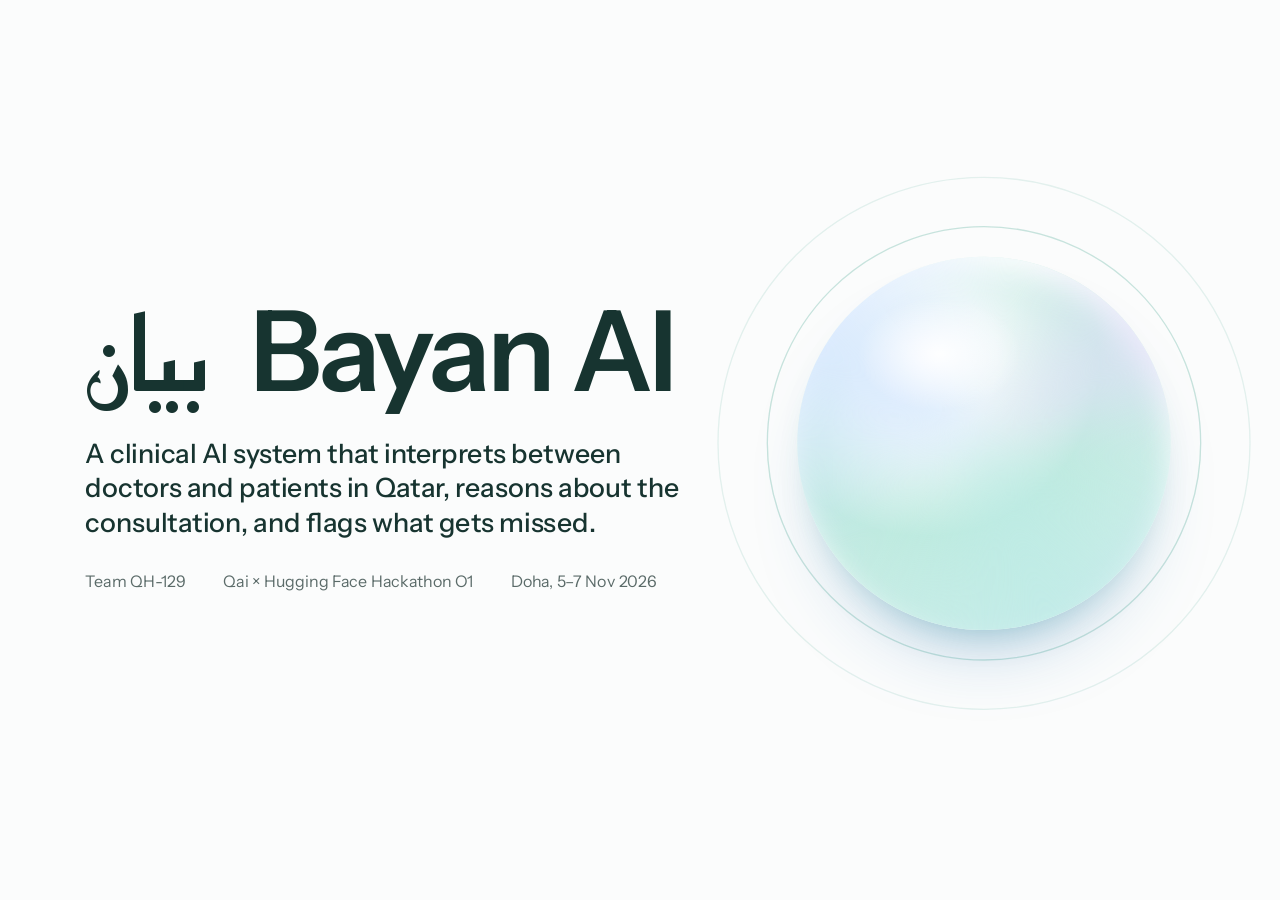
<file: docs/pitch/deck/index.html>
<!doctype html>
<html lang="en">
<head>
<meta charset="utf-8">
<meta name="viewport" content="width=device-width, initial-scale=1">
<title>Bayan pitch</title>
<link rel="preconnect" href="https://fonts.googleapis.com"><link rel="preconnect" href="https://fonts.gstatic.com" crossorigin>
<link rel="stylesheet" href="https://fonts.googleapis.com/css2?family=Instrument+Sans:ital,wght@0,400;0,500;0,600;1,400;1,500&family=Noto+Sans+Devanagari:wght@500;600&family=Reem+Kufi:wght@500&display=swap">
<style>
:root{--bg:#FBFCFC;--ink:#173430;--muted:#5B6B69;--rule:#E3EAE9;--doc:#1F6FB2;--pt:#0E8A6F;--deep:#0B6E59;--held:#C2410C}
*{box-sizing:border-box}
html,body{margin:0;height:100%;background:#FBFCFC;overflow:hidden}
body{font-family:'Instrument Sans','Noto Sans',system-ui,sans-serif;color:var(--ink);-webkit-font-smoothing:antialiased}
#deck{position:absolute;left:0;top:0;width:1920px;height:1080px;transform-origin:0 0}
.slide{position:absolute;inset:0;width:1920px;height:1080px;background:var(--bg);overflow:hidden;display:none}
.slide.on{display:block}
p,h2,ul,ol,figure{margin:0;padding:0}
[lang=ne]{font-family:'Noto Sans Devanagari','Instrument Sans',sans-serif}
[lang=ar]{font-family:'Reem Kufi',sans-serif}

.pearl{display:block;border-radius:50%;background:radial-gradient(circle at 34% 28%,#FFFFFF 0%,#F2FBF8 20%,#BFEBDF 48%,#C9EDE6 68%,#D9E9FA 100%);
  box-shadow:0 8px 18px -10px rgba(14,138,111,.45),inset 0 4px 8px rgba(255,255,255,.95)}
.pearl.sm{width:30px;height:30px}
.brand{position:absolute;left:128px;top:58px;display:flex;align-items:center;gap:14px}
.brand b{font-size:34px;font-weight:500;line-height:1;transform:translateY(-3px)}
.brand>span:last-child{font-size:24px;color:var(--muted)}
.fn{position:absolute;left:128px;bottom:40px;width:1520px;font-size:17px;line-height:1.45;color:var(--muted)}
.pg{position:absolute;right:128px;bottom:40px;font-size:17px;color:var(--muted);font-variant-numeric:tabular-nums}
h2{position:absolute;left:128px;top:168px;width:1500px;font-size:68px;line-height:1.08;font-weight:600;letter-spacing:-.015em}

/* big pearl with rings, as on the app's start screen */
.orb{position:absolute;width:560px;height:560px}
.orb .pearl{position:absolute;inset:0;box-shadow:0 70px 120px -60px rgba(31,111,178,.40),0 30px 60px -40px rgba(14,138,111,.35),inset 0 22px 44px rgba(255,255,255,.95)}
.orb .pearl{overflow:hidden}
.orb .pearl::before{content:"";position:absolute;inset:-25%;background:conic-gradient(from 90deg,rgba(255,255,255,0) 0deg,rgba(189,235,230,.75) 70deg,rgba(255,255,255,0) 140deg,rgba(207,227,255,.75) 210deg,rgba(255,255,255,0) 280deg,rgba(228,222,250,.7) 330deg,rgba(255,255,255,0) 360deg);filter:blur(40px)}
.orb .pearl::after{content:"";position:absolute;left:16%;top:11%;width:44%;height:30%;border-radius:50%;background:radial-gradient(closest-side,rgba(255,255,255,.95),rgba(255,255,255,0))}
.orb .ring{position:absolute;border-radius:50%;border:2px solid rgba(14,138,111,.22)}
.orb .r1{inset:-46px}.orb .r2{inset:-120px;border-color:rgba(14,138,111,.10)}
.orb.r{left:1196px;top:250px}
.orb.l{left:190px;top:250px}

/* 1 title */
.title{position:absolute;left:128px;top:300px;width:980px}
.title h1{margin:0;display:flex;align-items:baseline;gap:64px;font-size:168px;line-height:1.1;font-weight:600;letter-spacing:-.03em;white-space:nowrap}
.title h1 .ar{font-family:'Reem Kufi',sans-serif;font-size:150px;font-weight:500;letter-spacing:0}
.title .tag{margin-top:34px;font-size:40px;line-height:1.3;font-weight:500;width:900px}
.title .meta{margin-top:48px;display:flex;gap:56px;font-size:24px;color:var(--muted)}

/* 2 anurag */
.s-anurag .lede{position:absolute;left:128px;top:262px;font-size:34px;color:var(--muted)}
.s-anurag .anurag-img{position:absolute;right:0;top:0;width:1080px;height:1080px;object-fit:cover;
  -webkit-mask-image:linear-gradient(90deg,transparent 0,#000 22%);mask-image:linear-gradient(90deg,transparent 0,#000 22%)}
.s-anurag h2,.s-anurag .lede{z-index:2}
.s-anurag .pg{display:none}
.s-anurag .aq{position:absolute;left:128px;top:400px;width:760px;margin:0;font-size:56px;line-height:1.18;font-weight:600;letter-spacing:-.01em;color:var(--ink)}
.s-anurag .ag{position:absolute;left:128px;top:560px;margin:0;font-size:26px;color:var(--muted)}
.s-anurag .ag span{font-family:'Noto Sans Devanagari',sans-serif;color:var(--ink);text-decoration:underline dotted #8E7CC3;text-underline-offset:8px}
.s-anurag .ah{position:absolute;left:128px;top:690px;margin:0;font-size:40px;font-weight:500;color:var(--ink)}
.s-anurag .ar2{position:absolute;left:128px;top:756px;margin:0;font-size:40px;font-weight:600;color:var(--held)}
.three{position:absolute;left:128px;top:470px;width:1664px;list-style:none;display:grid;grid-template-columns:620px 560px 380px;column-gap:52px}
.three li{border-top:1px solid var(--rule);padding-top:30px}
.three .k{font-size:26px;color:var(--muted)}
.three .q{margin-top:18px;font-size:58px;line-height:1.15;font-weight:600;letter-spacing:-.01em}
.three .g{margin-top:24px;font-size:26px;line-height:1.4;color:var(--muted)}
.three .g [lang=ne]{color:var(--ink);font-weight:500;text-decoration:underline;text-decoration-style:dotted;text-decoration-color:#6B4FA8;text-decoration-thickness:2px;text-underline-offset:8px}
.three .alarm .q{color:var(--held)}
.three .alarm{border-top-color:var(--held)}

/* 2 and 9: figures */
.figs{position:absolute;left:128px;top:420px;display:grid;grid-template-columns:repeat(3,456px);column-gap:96px}
.figs .v{font-size:150px;line-height:1;font-weight:600;letter-spacing:-.03em}
.figs .l{margin-top:26px;font-size:30px;line-height:1.4;color:var(--muted)}
.evals{position:absolute;left:128px;top:356px;width:1664px;display:grid;grid-template-columns:800px 800px;column-gap:64px}
.eg{border-top:1px solid var(--rule);padding-top:26px}
.eh{font-size:36px;font-weight:600}
.es{margin-top:8px;font-size:22px;line-height:1.4;color:var(--muted);min-height:62px}
.er{display:grid;grid-template-columns:250px 1fr;align-items:baseline;column-gap:24px;margin-top:22px}
.er .v{font-size:64px;font-weight:600;line-height:1.05;letter-spacing:-.02em}
.er .l{font-size:25px;line-height:1.35;color:var(--muted)}
.evfoot{position:absolute;left:128px;top:880px;font-size:24px;color:var(--ink)}

/* 2b qatar: four figures */

/* 3 what bayan does */
.s-does .lede{position:absolute;left:128px;top:262px;font-size:32px;color:var(--muted)}
.four{position:absolute;left:128px;top:400px;width:1664px;display:grid;grid-template-columns:repeat(4,380px);column-gap:48px}
.s-does .four{top:370px}
/* screenshot strips: frame 808x320; each image scaled and offset so the useful band of the 1920x1080 screen fills it */
.s-does .shot{position:absolute;top:695px;width:808px;height:320px;overflow:hidden;border-radius:16px;border:1px solid var(--rule);background:var(--bg);
  box-shadow:0 30px 60px -40px rgba(23,52,48,.35)}
.s-does .shot.s1{left:128px}.s-does .shot.s2{left:984px}
.s-does .shot img{position:absolute;height:auto}
.s-does .s1 img{width:835px;left:6px;top:-62px}
.s-does .s2 img{width:930px;left:-61px;top:-178px}
.four>div{border-top:1px solid var(--rule);padding-top:30px}
.four .k{font-size:44px;font-weight:600;letter-spacing:-.01em}
.four .d{margin-top:18px;font-size:28px;line-height:1.42;color:var(--muted)}

/* 3 harm (benchmark rows) */
.chartwrap.harm{position:absolute;left:128px;top:350px}
.aa{position:absolute;left:128px;top:340px;width:1664px}
.aaleg{display:flex;align-items:center;gap:14px;font-size:22px;color:var(--muted);margin-bottom:34px}
.aaleg .sw{display:inline-block;width:18px;height:18px;border-radius:4px}
.aaleg .sw.eng{margin-left:28px}
.sw.lep,.b.lep{background:#C2410C}
.sw.eng,.b.eng{background:#83948F}
.aa .base{position:absolute;left:538px;top:72px;bottom:0;width:2px;background:#9FB0AD}
.aarow{display:grid;grid-template-columns:520px 1000px 104px;column-gap:20px;align-items:center;height:150px}
.aarow .lbl{font-size:28px;line-height:1.3;font-weight:500;padding-right:24px}
.aarow .bars{display:flex;flex-direction:column;gap:8px}
.aarow .bl{display:flex;align-items:center;gap:18px;height:40px}
.aarow .b{display:block;height:40px;border-radius:0 6px 6px 0}
.aarow .val{font-size:34px;font-weight:600;color:var(--ink);font-variant-numeric:normal}
.aarow .mult{font-size:30px;font-weight:500;color:var(--muted);text-align:right}
.bridge{position:absolute;left:128px;top:880px;width:1500px;font-size:30px;line-height:1.4;font-weight:500}

/* 4 demo */
.screen{position:absolute;overflow:hidden;background:var(--bg);border-radius:22px;box-shadow:0 0 0 1px var(--rule),0 50px 90px -60px rgba(23,52,48,.45)}
.screen.video{left:240px;top:60px;width:1440px;height:810px}
.screen video,.screen img{display:block;width:100%;height:100%;object-fit:cover}
.screen .poster{display:none}
body.still .screen video{display:none}
body.still .screen .poster{display:block}
.s-demo .cap{position:absolute;left:240px;top:912px;width:1440px}
.s-demo .cap .t{font-size:32px;line-height:1.3;font-weight:500}
.s-demo .cap .s{margin-top:10px;font-size:20px;color:var(--muted)}

/* 5 held */
.bleed{position:absolute;inset:0;width:1920px;height:1080px}
.pausewrap{position:absolute;left:128px;top:330px;width:1120px;height:540px;overflow:hidden;border-radius:16px;background:var(--bg);border:1px solid var(--rule);box-sizing:content-box}
.pausewrap img{display:block;width:1120px;height:auto}
.heldcap{position:absolute;left:1316px;top:330px;width:476px;height:540px;display:flex;align-items:center;margin:0;font-size:30px;line-height:1.5;color:var(--ink)}

/* 6 outputs */
.outs{position:absolute;left:128px;top:300px;display:flex;align-items:flex-start;gap:58px}
.outs figure .img{overflow:hidden;background:#fff;box-shadow:0 0 0 1px var(--rule),0 40px 70px -50px rgba(23,52,48,.45)}
.outs img{display:block;width:100%}
.outs .phone .img{width:300px;height:570px;border-radius:32px}
.outs .page .img{width:600px;height:570px;border-radius:6px}
.outs .page img{width:760px;margin-left:-46px;margin-top:-22px}
.outs .page.doc img{width:680px;margin-left:-44px;margin-top:-18px}
.outs figcaption{margin-top:20px;font-size:23px;line-height:1.4;color:var(--muted);max-width:600px}
.outs .phone figcaption{max-width:300px}

/* 7 architecture */
.archwrap{position:absolute;left:128px;top:262px}
.archwrap svg{display:block}
.archwrap.ov{top:250px}

/* 8 hugging face */
h2.hfh{display:flex;align-items:center;gap:22px}
h2.hfh img{width:76px;height:auto}
.hfstack{position:absolute;left:128px;top:300px;width:1664px;display:grid;grid-template-columns:400px 816px 400px;column-gap:16px;align-items:start}
.spacecard{position:relative;height:168px;border-radius:18px;padding:22px 24px;color:#fff;
  background:linear-gradient(135deg,#16A34A 0%,#4F46E5 100%);box-shadow:0 24px 40px -30px rgba(23,52,48,.6)}
.spacecard .emoji{display:block;font-size:40px;line-height:1;font-family:'Apple Color Emoji','Segoe UI Emoji','Noto Color Emoji',sans-serif}
.spacecard .st{margin-top:18px;font-size:32px;font-weight:600;line-height:1.1}
.spacecard .sid{margin-top:6px;font-size:17px;opacity:.85}
.spacecard .tag{position:absolute;right:20px;top:20px;padding:5px 12px;border-radius:999px;background:rgba(255,255,255,.2);font-size:16px;font-weight:500}
.spacecard.prov{background:#FFFFFF;color:var(--ink);box-shadow:0 0 0 1px var(--rule),0 24px 40px -30px rgba(23,52,48,.4)}
.spacecard.prov .tag{background:#F1F5F4;color:var(--muted)}
.spacecard.prov .sid{color:var(--muted);opacity:1}
.spacecard .plogo{display:block;width:44px;height:40px}
.hfgrid{display:grid;gap:16px;margin-top:16px}
.hfgrid.one{grid-template-columns:400px}
.hfgrid.two{grid-template-columns:400px 400px}
.hfbox{height:92px;display:flex;align-items:center;gap:14px;padding:0 18px;border-radius:14px;background:#FFFFFF;box-shadow:0 0 0 1px var(--rule)}
.hfbox img{width:30px;height:28px;flex:none}
.hfbox p{min-width:0}
.hfbox span{display:block;font-size:16px;color:var(--muted);line-height:1.2}
.hfbox b{display:block;font-size:18.5px;font-weight:600;line-height:1.25;white-space:nowrap}

/* 9 proof */
.lat{position:absolute;left:128px;top:648px}
.lat .ct{font-size:26px;font-weight:600;margin-bottom:20px}

/* 10 buyers */
.s-buy .figs{top:400px}
.s-buy .figs .v{font-size:132px}
.price{position:absolute;left:128px;top:790px;width:1500px;font-size:34px;line-height:1.35;font-weight:500}

/* 11 deployment */
.lede{position:absolute;left:128px;top:262px;font-size:32px;color:var(--muted)}
.tiers{position:absolute;left:128px;top:336px;width:1664px;display:grid;grid-template-columns:540px 200px 300px 600px;column-gap:8px;grid-auto-rows:120px;grid-template-rows:68px}
.tiers .th{font-size:19px;color:var(--muted);align-self:start}
.tiers .tn,.tiers .tc,.tiers .tg{border-top:1px solid var(--rule);padding-top:22px}
.tiers .tn b{display:block;font-size:27px;font-weight:600;line-height:1.2}
.tiers .tn span{display:block;margin-top:6px;font-size:19px;line-height:1.38;color:var(--muted);width:520px}
.tiers .tc{font-size:23px;line-height:1.38}
.tiers .tc small{display:block;font-size:19px;color:var(--muted)}
.tiers .human b,.tiers .tc.human{color:var(--muted)}
.tierchart{position:absolute;left:1064px;top:0}
.nw{white-space:nowrap;font-style:normal}

/* 11 competition */
table.cmp{position:absolute;left:128px;top:330px;width:1664px;border-collapse:collapse}
.cmp th,.cmp td{text-align:left;vertical-align:top;font-weight:400;padding:20px 24px 20px 0;border-top:1px solid var(--rule);font-size:24px;line-height:1.35}
.cmp thead th{border-top:none;font-size:20px;color:var(--muted);padding-bottom:16px;line-height:1.35}
.cmp tbody th{font-weight:500;width:330px}
.cmp tbody td{color:var(--muted)}
.cmp tr.us th,.cmp tr.us td{color:var(--ink);font-weight:600}
.cmp col{width:auto}

/* team */
.people{position:absolute;left:128px;top:400px;width:1664px;display:grid;grid-template-columns:repeat(4,1fr);column-gap:48px}
.people figure{margin:0;display:flex;flex-direction:column;align-items:center}
.pearl.av{position:relative;width:220px;height:220px;display:flex;align-items:center;justify-content:center;
  box-shadow:0 40px 70px -40px rgba(31,111,178,.40),0 20px 40px -30px rgba(14,138,111,.35),inset 0 10px 24px rgba(255,255,255,.95)}
.photo.av{width:220px;height:220px;border-radius:50%;object-fit:cover;object-position:50% 30%;display:block;
  box-shadow:0 0 0 6px #fff,0 0 0 7px var(--rule),0 40px 70px -40px rgba(31,111,178,.40),0 20px 40px -30px rgba(14,138,111,.35)}
.pearl.av b{font-size:64px;font-weight:600;color:var(--ink);letter-spacing:.01em}
.people figcaption{margin-top:36px;font-size:32px;font-weight:600;text-align:center}

/* thank you */
.orb.mid{width:300px;height:300px;left:810px;top:120px}
.orb.mid .r1{inset:-34px}.orb.mid .r2{inset:-80px}
.thanks{position:absolute;left:0;right:0;top:530px;text-align:center}
.thanks .ty{font-size:120px;font-weight:600;letter-spacing:-.03em;line-height:1.05}
.thanks .q{margin-top:18px;font-size:48px;color:var(--muted)}
.thanks .try{margin-top:44px;display:inline-flex;align-items:center;gap:32px;text-align:left}
.thanks .qrbox{display:block;width:196px;height:196px;padding:14px;background:#fff;border:1px solid var(--rule);border-radius:16px}
.thanks .qrbox img{display:block;width:100%;height:100%}
.thanks .tl{margin:0;font-size:32px;font-weight:600;color:var(--ink)}
.thanks .url{margin:10px 0 0;font-size:22px;color:var(--muted)}

/* 12 close */
.close{position:absolute;left:1000px;top:330px;width:800px}
.close h2{position:static;width:auto;font-size:84px;line-height:1.1}
.close .ask{margin-top:40px}
.close .sub{margin-top:22px;font-size:32px;line-height:1.35;color:var(--muted)}
.close .ch{margin-top:56px;font-size:28px;font-weight:600}
.close .ask{list-style:none;margin-top:18px}
.close .ask li{font-size:34px;line-height:1.4;margin-bottom:14px}
.close .lim{margin-top:36px;font-size:24px;line-height:1.4;color:var(--muted)}
.close .team{margin-top:40px;font-size:24px;font-weight:600}
.close .team span{font-weight:400;color:var(--muted)}

@page{size:1920px 1080px;margin:0}
@media print{
  html,body{width:1920px;height:auto;overflow:visible;background:var(--bg)}
  #deck{position:static;transform:none!important;width:1920px;height:auto}
  .slide{display:block!important;position:relative;break-after:page;page-break-after:always}
  .slide:last-child{break-after:auto;page-break-after:auto}
  .screen video{display:none}
  .screen .poster{display:block}
}
</style>
</head>
<body>
<main id="deck">

<section class="slide s-title" data-title="Title">
  <div class="title">
    <h1><span class="ar" lang="ar">بيان</span><span>Bayan AI</span></h1>
    <p class="tag">A clinical AI system that interprets between doctors and patients in Qatar, reasons about the consultation, and flags what gets missed.</p>
    <p class="meta"><span>Team QH-129</span><span>Qai × Hugging Face Hackathon O1</span><span>Doha, 5–7 Nov 2026</span></p>
  </div>
  <div class="orb big r"><span class="ring r1"></span><span class="ring r2"></span><span class="pearl"></span></div>
</section>

<section class="slide s-anurag" data-title="Anurag">
  <div class="brand"><span class="pearl sm"></span><b lang="ar">بيان</b><span>Bayan</span></div>
  <img class="anurag-img" src="../assets/anurag.png" alt="Illustration of Anurag, a construction worker in a hard hat">
  <h2>Meet Anurag</h2>
  <p class="lede">29, a Nepali construction worker in Doha</p>
  <p class="aq">“My chest is burning. It’s just <i>gyastrik</i>.”</p>
  <p class="ag"><span lang="ne">ग्यास्ट्रिक</span>, Nepali for “gastric”</p>
  <p class="ah">The doctor hears reflux.</p>
  <p class="ar2">It could be his heart.</p>
  <span class="pg">2</span>
</section>

<section class="slide" data-title="Qatar">
  <div class="brand"><span class="pearl sm"></span><b lang="ar">بيان</b><span>Bayan</span></div>
  <h2>Language barriers in Qatar</h2>
  <div class="figs">
    <div><p class="v">65%</p><p class="l">of HMC ambulance staff face language barriers at work</p></div>
    <div><p class="v">71%</p><p class="l">are comfortable letting family members interpret</p></div>
    <div><p class="v">9</p><p class="l">languages with face-to-face interpreters at Sidra; Nepali, Malayalam, Bengali and Tagalog are not among them</p></div>
  </div>
  <span class="pg">3</span>
</section>

<section class="slide s-harm" data-title="Adverse events">
  <div class="brand"><span class="pearl sm"></span><b lang="ar">بيان</b><span>Bayan</span></div>
  <h2>Adverse events and language</h2>
  <p class="lede">Many patients in Qatar don’t share a language with their doctor. US hospitals that measured the effect found this.</p>
  <div class="aa">
    <p class="aaleg"><span class="sw lep"></span>Patients with limited English<span class="sw eng"></span>English-speaking patients</p>
    <span class="base"></span>
    <div class="aarow">
      <p class="lbl">Adverse events that caused physical harm</p>
      <div class="bars">
        <div class="bl"><span class="b lep" style="width:736px"></span><span class="val">49%</span></div>
        <div class="bl"><span class="b eng" style="width:442px"></span><span class="val">30%</span></div>
      </div>
      <p class="mult">1.7×</p>
    </div>
    <div class="aarow">
      <p class="lbl">Harmful events rated moderate harm or worse, up to death</p>
      <div class="bars">
        <div class="bl"><span class="b lep" style="width:702px"></span><span class="val">47%</span></div>
        <div class="bl"><span class="b eng" style="width:366px"></span><span class="val">24%</span></div>
      </div>
      <p class="mult">1.9×</p>
    </div>
    <div class="aarow">
      <p class="lbl">Adverse events caused by communication errors</p>
      <div class="bars">
        <div class="bl"><span class="b lep" style="width:786px"></span><span class="val">52%</span></div>
        <div class="bl"><span class="b eng" style="width:538px"></span><span class="val">36%</span></div>
      </div>
      <p class="mult">1.5×</p>
    </div>
  </div>
  <p class="bridge">Bayan is built to close this gap: it interprets, reasons about the consultation and flags what gets missed.</p>
  <span class="pg">4</span>
</section>

<section class="slide s-does" data-title="What Bayan does">
  <div class="brand"><span class="pearl sm"></span><b lang="ar">بيان</b><span>Bayan</span></div>
  <h2>What Bayan does</h2>
  <p class="lede">It listens to both sides of the consultation.</p>
  <div class="four">
    <div><p class="k">Interprets</p><p class="d">37 patient languages. The doctor speaks English or Arabic.</p></div>
    <div><p class="k">Reasons</p><p class="d">Keeps a running case summary and reviews it after every turn.</p></div>
    <div><p class="k">Flags</p><p class="d">Allergies, doses, interactions, missed workup, plans that don’t fit the complaint, patient confusion, mood cues.</p></div>
    <div><p class="k">Suggests</p><p class="d">One next question at a time, asked in the patient’s language with one tap.</p></div>
  </div>
  <div class="shot s1"><img src="../assets/screens/01-start-en.png" alt="Start screen: choose the patient's language, Nepali selected"></div>
  <div class="shot s2"><img src="../assets/screens/05-live-doctor-caption.png" alt="The doctor's question shown to the patient in Nepali, English beneath"></div>
  <span class="pg">5</span>
</section>

<section class="slide s-demo" data-title="Demo">
  <div class="screen video">
    <video id="demo" src="../assets/demo-fast.mp4" muted playsinline preload="auto" poster="../assets/screens/06-live-patient-notes.png"></video>
    <img class="poster" src="../assets/screens/06-live-patient-notes.png" alt="Bayan live consultation: the patient's Nepali, the English for the doctor, the idiom note and the Notes panel">
  </div>
  <div class="cap">
    <p class="t">Doctor and patient take turns tapping the pearl. Bayan translates, speaks, and checks.</p>
    <p class="s">Recorded on the live Space: scripted Nepali consultation, live translation and voices. Played at 2× speed.</p>
  </div>
  <span class="pg">6</span>
</section>

<section class="slide s-held" data-title="Pause">
  <div class="brand"><span class="pearl sm"></span><b lang="ar">بيان</b><span>Bayan</span></div>
  <h2>Check before it is said</h2>
  <div class="pausewrap"><img src="../assets/screens/07-held-penicillin-amoxicillin.png" alt="Bayan paused the doctor's sentence: the patient reported a penicillin allergy; amoxicillin is a penicillin"></div>
  <p class="heldcap">The patient mentioned a penicillin allergy, and the doctor then prescribed amoxicillin. Bayan paused the sentence before the patient heard it, so the doctor can say something else or speak it anyway.</p>
  <span class="pg">7</span>
</section>

<section class="slide s-out" data-title="Take-home">
  <div class="brand"><span class="pearl sm"></span><b lang="ar">بيان</b><span>Bayan</span></div>
  <h2>Care plan and doctor’s note</h2>
  <div class="outs">
    <figure class="phone"><div class="img"><img src="../assets/screens/11-plan-phone.png" alt="Care plan page on a phone, in Nepali with English beneath"></div>
      <figcaption>Phone page, via QR code</figcaption></figure>
    <figure class="page"><div class="img"><img src="../assets/screens/13-care-plan-pdf.png" alt="Patient care sheet PDF in Tamil"></div>
      <figcaption>Patient sheet in Tamil: penicillins under “Do not take”</figcaption></figure>
    <figure class="page doc"><div class="img"><img src="../assets/screens/14-doctor-report-pdf.png" alt="Doctor's consultation note PDF"></div>
      <figcaption>Doctor’s note: the paused amoxicillin, on the record</figcaption></figure>
  </div>
  <span class="pg">8</span>
</section>

<section class="slide s-arch" data-title="Architecture overview">
  <div class="brand"><span class="pearl sm"></span><b lang="ar">بيان</b><span>Bayan</span></div>
  <h2>Architecture (overview)</h2>
  <div class="archwrap ov"><svg class="arch" viewBox="0 0 1664 790" width="1664" height="790" role="img" aria-label="Bayan architecture overview: hear, interpret, safety gate and speak on each turn; a background loop of case summary, clinical review agent, attention filter and the doctor's screen; wrap-up at the end."><defs><marker id="ah2" viewBox="0 0 10 10" refX="9" refY="5" markerWidth="7" markerHeight="7" orient="auto-start-reverse"><path d="M0,0 L10,5 L0,10 z" fill="#173430"/></marker><marker id="ahv2" viewBox="0 0 10 10" refX="9" refY="5" markerWidth="7" markerHeight="7" orient="auto-start-reverse"><path d="M0,0 L10,5 L0,10 z" fill="#C2410C"/></marker></defs><rect x="100" y="178" width="400" height="482" rx="24" fill="#F4F7F7" stroke="#C9D4D2" stroke-width="1.6"/><text x="48.0" y="560.0" font-size="32" font-weight="600" fill="#173430" text-anchor="middle" font-family="'Instrument Sans','Noto Sans',system-ui,sans-serif" >N×</text><text x="48.0" y="586.0" font-size="17" font-weight="400" fill="#5B6B69" text-anchor="middle" font-family="'Instrument Sans','Noto Sans',system-ui,sans-serif" >each</text><text x="48.0" y="606.0" font-size="17" font-weight="400" fill="#5B6B69" text-anchor="middle" font-family="'Instrument Sans','Noto Sans',system-ui,sans-serif" >turn</text><rect x="110" y="552" width="380" height="96" rx="14" fill="#EEF2F1" stroke="#173430" stroke-width="1.8"/><text x="300.0" y="586.0" font-size="28" font-weight="600" fill="#173430" text-anchor="middle" font-family="'Instrument Sans','Noto Sans',system-ui,sans-serif" >Hear</text><text x="300.0" y="616.0" font-size="19" font-weight="400" fill="#5B6B69" text-anchor="middle" font-family="'Instrument Sans','Noto Sans',system-ui,sans-serif" >speaker check, speech-to-text</text><text x="300.0" y="639.0" font-size="19" font-weight="400" fill="#5B6B69" text-anchor="middle" font-family="'Instrument Sans','Noto Sans',system-ui,sans-serif" >Whisper, IndicConformer, MMS</text><polyline points="300,552 300,530" fill="none" stroke="#173430" stroke-width="2.2" marker-end="url(#ah2)"/><rect x="110" y="432" width="380" height="96" rx="14" fill="#EEF2F1" stroke="#173430" stroke-width="1.8"/><text x="300.0" y="478.0" font-size="28" font-weight="600" fill="#173430" text-anchor="middle" font-family="'Instrument Sans','Noto Sans',system-ui,sans-serif" >Interpret</text><text x="300.0" y="508.0" font-size="19" font-weight="400" fill="#5B6B69" text-anchor="middle" font-family="'Instrument Sans','Noto Sans',system-ui,sans-serif" >translate with gpt-oss-120b</text><polyline points="300,432 300,410" fill="none" stroke="#173430" stroke-width="2.2" marker-end="url(#ah2)"/><rect x="110" y="312" width="380" height="96" rx="14" fill="#FCE5DA" stroke="#C2410C" stroke-width="2.6"/><text x="300.0" y="358.0" font-size="28" font-weight="600" fill="#173430" text-anchor="middle" font-family="'Instrument Sans','Noto Sans',system-ui,sans-serif" >Safety gate</text><text x="300.0" y="388.0" font-size="19" font-weight="400" fill="#5B6B69" text-anchor="middle" font-family="'Instrument Sans','Noto Sans',system-ui,sans-serif" >83 rules + coherence check</text><polyline points="300,312 300,290" fill="none" stroke="#173430" stroke-width="2.2" marker-end="url(#ah2)"/><rect x="110" y="192" width="380" height="96" rx="14" fill="#EEF2F1" stroke="#173430" stroke-width="1.8"/><text x="300.0" y="238.0" font-size="28" font-weight="600" fill="#173430" text-anchor="middle" font-family="'Instrument Sans','Noto Sans',system-ui,sans-serif" >Speak</text><text x="300.0" y="268.0" font-size="19" font-weight="400" fill="#5B6B69" text-anchor="middle" font-family="'Instrument Sans','Noto Sans',system-ui,sans-serif" >voice in the listener&#x27;s language</text><polyline points="300,192 300,120" fill="none" stroke="#173430" stroke-width="2.2" marker-end="url(#ah2)"/><text x="300.0" y="100.0" font-size="28" font-weight="600" fill="#173430" text-anchor="middle" font-family="'Instrument Sans','Noto Sans',system-ui,sans-serif" >Spoken translation</text><rect x="108" y="712" width="184" height="58" rx="14" fill="#DCEBF8" stroke="#173430" stroke-width="1.8"/><text x="200.0" y="749.0" font-size="22" font-weight="600" fill="#173430" text-anchor="middle" font-family="'Instrument Sans','Noto Sans',system-ui,sans-serif" >Doctor speech</text><polyline points="200,712 200,650" fill="none" stroke="#173430" stroke-width="2.2" marker-end="url(#ah2)"/><rect x="308" y="712" width="184" height="58" rx="14" fill="#D8F0E8" stroke="#173430" stroke-width="1.8"/><text x="400.0" y="749.0" font-size="22" font-weight="600" fill="#173430" text-anchor="middle" font-family="'Instrument Sans','Noto Sans',system-ui,sans-serif" >Patient speech</text><polyline points="400,712 400,650" fill="none" stroke="#173430" stroke-width="2.2" marker-end="url(#ah2)"/><polyline points="490,360 524,360" fill="none" stroke="#C2410C" stroke-width="2.6" marker-end="url(#ahv2)"/><text x="532.0" y="356.0" font-size="21" font-weight="600" fill="#C2410C" text-anchor="start" font-family="'Instrument Sans','Noto Sans',system-ui,sans-serif" >paused for the</text><text x="532.0" y="380.0" font-size="21" font-weight="600" fill="#C2410C" text-anchor="start" font-family="'Instrument Sans','Noto Sans',system-ui,sans-serif" >doctor to check</text><rect x="750" y="178" width="480" height="482" rx="26" fill="#F4F7F7" stroke="#173430" stroke-width="2"/><text x="1290.0" y="560.0" font-size="32" font-weight="600" fill="#173430" text-anchor="middle" font-family="'Instrument Sans','Noto Sans',system-ui,sans-serif" >N×</text><text x="1290.0" y="586.0" font-size="17" font-weight="400" fill="#5B6B69" text-anchor="middle" font-family="'Instrument Sans','Noto Sans',system-ui,sans-serif" >each turn,</text><text x="1290.0" y="606.0" font-size="17" font-weight="400" fill="#5B6B69" text-anchor="middle" font-family="'Instrument Sans','Noto Sans',system-ui,sans-serif" >background</text><rect x="770" y="560" width="440" height="88" rx="14" fill="#DCEBF8" stroke="#173430" stroke-width="1.8"/><text x="990.0" y="602.0" font-size="28" font-weight="600" fill="#173430" text-anchor="middle" font-family="'Instrument Sans','Noto Sans',system-ui,sans-serif" >Case summary</text><text x="990.0" y="632.0" font-size="19" font-weight="400" fill="#5B6B69" text-anchor="middle" font-family="'Instrument Sans','Noto Sans',system-ui,sans-serif" >what the doctor and patient have said</text><rect x="770" y="430" width="440" height="100" rx="14" fill="#DCEBF8" stroke="#173430" stroke-width="2.6"/><text x="990.0" y="466.0" font-size="28" font-weight="600" fill="#173430" text-anchor="middle" font-family="'Instrument Sans','Noto Sans',system-ui,sans-serif" >Clinical review agent</text><text x="990.0" y="496.0" font-size="19" font-weight="400" fill="#5B6B69" text-anchor="middle" font-family="'Instrument Sans','Noto Sans',system-ui,sans-serif" >smolagents + gpt-oss-120b</text><text x="990.0" y="519.0" font-size="19" font-weight="400" fill="#5B6B69" text-anchor="middle" font-family="'Instrument Sans','Noto Sans',system-ui,sans-serif" >tools: rules, idioms, drug check</text><rect x="770" y="316" width="440" height="88" rx="14" fill="#DCEBF8" stroke="#173430" stroke-width="1.8"/><text x="990.0" y="358.0" font-size="28" font-weight="600" fill="#173430" text-anchor="middle" font-family="'Instrument Sans','Noto Sans',system-ui,sans-serif" >Attention filter</text><text x="990.0" y="388.0" font-size="19" font-weight="400" fill="#5B6B69" text-anchor="middle" font-family="'Instrument Sans','Noto Sans',system-ui,sans-serif" >what is worth showing now</text><rect x="770" y="200" width="440" height="88" rx="14" fill="#DCEBF8" stroke="#173430" stroke-width="1.8"/><text x="990.0" y="242.0" font-size="28" font-weight="600" fill="#173430" text-anchor="middle" font-family="'Instrument Sans','Noto Sans',system-ui,sans-serif" >Doctor&#x27;s screen</text><text x="990.0" y="272.0" font-size="19" font-weight="400" fill="#5B6B69" text-anchor="middle" font-family="'Instrument Sans','Noto Sans',system-ui,sans-serif" >one Ask next + flags</text><polyline points="990,560 990,532" fill="none" stroke="#173430" stroke-width="2.2" marker-end="url(#ah2)"/><polyline points="990,430 990,406" fill="none" stroke="#173430" stroke-width="2.2" marker-end="url(#ah2)"/><polyline points="990,316 990,290" fill="none" stroke="#173430" stroke-width="2.2" marker-end="url(#ah2)"/><polyline points="770,244 728,244 728,604 768,604" fill="none" stroke="#173430" stroke-width="2.2" marker-end="url(#ah2)"/><text x="714" y="424" font-size="19" fill="#5B6B69" text-anchor="middle" font-family="'Instrument Sans','Noto Sans',system-ui,sans-serif" transform="rotate(-90 714 424)">next turn</text><polyline points="490,480 600,480 600,696 990,696 990,650" fill="none" stroke="#173430" stroke-width="1.8" marker-end="url(#ah2)"/><text x="800.0" y="688.0" font-size="18" font-weight="400" fill="#5B6B69" text-anchor="middle" font-family="'Instrument Sans','Noto Sans',system-ui,sans-serif" >each turn&#x27;s text</text><rect x="1365" y="345" width="270" height="150" rx="14" fill="#D8F0E8" stroke="#173430" stroke-width="1.8"/><text x="1500.0" y="406.0" font-size="28" font-weight="600" fill="#173430" text-anchor="middle" font-family="'Instrument Sans','Noto Sans',system-ui,sans-serif" >Wrap-up</text><text x="1500.0" y="436.0" font-size="19" font-weight="400" fill="#5B6B69" text-anchor="middle" font-family="'Instrument Sans','Noto Sans',system-ui,sans-serif" >at the end:</text><text x="1500.0" y="459.0" font-size="19" font-weight="400" fill="#5B6B69" text-anchor="middle" font-family="'Instrument Sans','Noto Sans',system-ui,sans-serif" >care plan, PDFs, QR</text><polyline points="1500,600 1500,497" fill="none" stroke="#173430" stroke-width="2.2" marker-end="url(#ah2)"/><text x="1500.0" y="628.0" font-size="19" font-weight="400" fill="#5B6B69" text-anchor="middle" font-family="'Instrument Sans','Noto Sans',system-ui,sans-serif" >full record</text><polyline points="1500,345 1500,262" fill="none" stroke="#173430" stroke-width="2.2" marker-end="url(#ah2)"/><text x="1500.0" y="244.0" font-size="22" font-weight="600" fill="#173430" text-anchor="middle" font-family="'Instrument Sans','Noto Sans',system-ui,sans-serif" >Care plan for the patient</text></svg></div>
  <span class="pg">9</span>
</section>

<section class="slide s-arch" data-title="Architecture">
  <div class="brand"><span class="pearl sm"></span><b lang="ar">بيان</b><span>Bayan</span></div>
  <h2>Architecture</h2>
  <div class="archwrap"><svg class="arch" viewBox="0 0 1664 770" width="1664" height="770" role="img" aria-label="Bayan architecture: each turn is heard, transcribed, translated and checked by the prescription gate; in the background a clinical review agent reads the case summary, calls tools, and an attention filter sends one question or flag to the doctor, then loops on the next turn; at the end a wrap-up agent writes the care plan."><defs><marker id="ah" viewBox="0 0 10 10" refX="9" refY="5" markerWidth="7" markerHeight="7" orient="auto-start-reverse"><path d="M0,0 L10,5 L0,10 z" fill="#173430"/></marker><marker id="ahv" viewBox="0 0 10 10" refX="9" refY="5" markerWidth="7" markerHeight="7" orient="auto-start-reverse"><path d="M0,0 L10,5 L0,10 z" fill="#C2410C"/></marker></defs><rect x="72" y="128" width="320" height="532" rx="22" fill="#F4F7F7" stroke="#C9D4D2" stroke-width="1.6"/><text x="36.0" y="552.0" font-size="30" font-weight="600" fill="#173430" text-anchor="middle" font-family="'Instrument Sans','Noto Sans',system-ui,sans-serif" >N×</text><text x="36.0" y="578.0" font-size="16" font-weight="400" fill="#5B6B69" text-anchor="middle" font-family="'Instrument Sans','Noto Sans',system-ui,sans-serif" >each</text><text x="36.0" y="598.0" font-size="16" font-weight="400" fill="#5B6B69" text-anchor="middle" font-family="'Instrument Sans','Noto Sans',system-ui,sans-serif" >turn</text><rect x="82" y="578" width="300" height="68" rx="12" fill="#EEF2F1" stroke="#173430" stroke-width="1.6"/><text x="232.0" y="609.0" font-size="22" font-weight="600" fill="#173430" text-anchor="middle" font-family="'Instrument Sans','Noto Sans',system-ui,sans-serif" >Speaker check</text><text x="232.0" y="633.0" font-size="17" font-weight="400" fill="#5B6B69" text-anchor="middle" font-family="'Instrument Sans','Noto Sans',system-ui,sans-serif" >VoxLingua107</text><polyline points="232,578 232,544" fill="none" stroke="#173430" stroke-width="2" marker-end="url(#ah)"/><rect x="82" y="474" width="300" height="68" rx="12" fill="#EEF2F1" stroke="#173430" stroke-width="1.6"/><text x="232.0" y="505.0" font-size="22" font-weight="600" fill="#173430" text-anchor="middle" font-family="'Instrument Sans','Noto Sans',system-ui,sans-serif" >Speech-to-text</text><text x="232.0" y="529.0" font-size="17" font-weight="400" fill="#5B6B69" text-anchor="middle" font-family="'Instrument Sans','Noto Sans',system-ui,sans-serif" >Whisper, IndicConformer, MMS</text><polyline points="232,474 232,440" fill="none" stroke="#173430" stroke-width="2" marker-end="url(#ah)"/><rect x="82" y="370" width="300" height="68" rx="12" fill="#EEF2F1" stroke="#173430" stroke-width="1.6"/><text x="232.0" y="401.0" font-size="22" font-weight="600" fill="#173430" text-anchor="middle" font-family="'Instrument Sans','Noto Sans',system-ui,sans-serif" >Translate + extract</text><text x="232.0" y="425.0" font-size="17" font-weight="400" fill="#5B6B69" text-anchor="middle" font-family="'Instrument Sans','Noto Sans',system-ui,sans-serif" >gpt-oss-120b</text><polyline points="232,370 232,336" fill="none" stroke="#173430" stroke-width="2" marker-end="url(#ah)"/><rect x="82" y="266" width="300" height="68" rx="12" fill="#FCE5DA" stroke="#C2410C" stroke-width="2.4"/><text x="232.0" y="297.0" font-size="22" font-weight="600" fill="#173430" text-anchor="middle" font-family="'Instrument Sans','Noto Sans',system-ui,sans-serif" >Safety gate</text><text x="232.0" y="321.0" font-size="17" font-weight="400" fill="#5B6B69" text-anchor="middle" font-family="'Instrument Sans','Noto Sans',system-ui,sans-serif" >83 rules + coherence check</text><polyline points="232,266 232,232" fill="none" stroke="#173430" stroke-width="2" marker-end="url(#ah)"/><rect x="82" y="162" width="300" height="68" rx="12" fill="#EEF2F1" stroke="#173430" stroke-width="1.6"/><text x="232.0" y="193.0" font-size="22" font-weight="600" fill="#173430" text-anchor="middle" font-family="'Instrument Sans','Noto Sans',system-ui,sans-serif" >Text-to-speech</text><text x="232.0" y="217.0" font-size="17" font-weight="400" fill="#5B6B69" text-anchor="middle" font-family="'Instrument Sans','Noto Sans',system-ui,sans-serif" >Parler, MMS, Supertonic, Piper</text><polyline points="232,162 232,96" fill="none" stroke="#173430" stroke-width="2" marker-end="url(#ah)"/><text x="232.0" y="80.0" font-size="24" font-weight="600" fill="#173430" text-anchor="middle" font-family="'Instrument Sans','Noto Sans',system-ui,sans-serif" >Spoken translation</text><rect x="79" y="702" width="150" height="48" rx="12" fill="#DCEBF8" stroke="#173430" stroke-width="1.6"/><text x="154.0" y="733.0" font-size="18" font-weight="600" fill="#173430" text-anchor="middle" font-family="'Instrument Sans','Noto Sans',system-ui,sans-serif" >Doctor speech</text><polyline points="154,702 154,648" fill="none" stroke="#173430" stroke-width="2" marker-end="url(#ah)"/><rect x="237" y="702" width="150" height="48" rx="12" fill="#D8F0E8" stroke="#173430" stroke-width="1.6"/><text x="312.0" y="733.0" font-size="18" font-weight="600" fill="#173430" text-anchor="middle" font-family="'Instrument Sans','Noto Sans',system-ui,sans-serif" >Patient speech</text><polyline points="312,702 312,648" fill="none" stroke="#173430" stroke-width="2" marker-end="url(#ah)"/><polyline points="382,300 404,300" fill="none" stroke="#C2410C" stroke-width="2.4" marker-end="url(#ahv)"/><text x="410.0" y="296.0" font-size="18" font-weight="600" fill="#C2410C" text-anchor="start" font-family="'Instrument Sans','Noto Sans',system-ui,sans-serif" >Paused for the</text><text x="410.0" y="318.0" font-size="18" font-weight="600" fill="#C2410C" text-anchor="start" font-family="'Instrument Sans','Noto Sans',system-ui,sans-serif" >doctor to check</text><rect x="598" y="206" width="464" height="454" rx="26" fill="#F4F7F7" stroke="#173430" stroke-width="1.8"/><text x="522.0" y="552.0" font-size="30" font-weight="600" fill="#173430" text-anchor="middle" font-family="'Instrument Sans','Noto Sans',system-ui,sans-serif" >N×</text><text x="522.0" y="578.0" font-size="16" font-weight="400" fill="#5B6B69" text-anchor="middle" font-family="'Instrument Sans','Noto Sans',system-ui,sans-serif" >each turn</text><text x="522.0" y="598.0" font-size="16" font-weight="400" fill="#5B6B69" text-anchor="middle" font-family="'Instrument Sans','Noto Sans',system-ui,sans-serif" >background</text><rect x="618" y="552" width="424" height="88" rx="12" fill="#DCEBF8" stroke="#173430" stroke-width="1.6"/><text x="830.0" y="573.0" font-size="22" font-weight="600" fill="#173430" text-anchor="middle" font-family="'Instrument Sans','Noto Sans',system-ui,sans-serif" >Case summary</text><text x="830.0" y="597.0" font-size="17" font-weight="400" fill="#5B6B69" text-anchor="middle" font-family="'Instrument Sans','Noto Sans',system-ui,sans-serif" >complaint, history, diagnosis,</text><text x="830.0" y="617.0" font-size="17" font-weight="400" fill="#5B6B69" text-anchor="middle" font-family="'Instrument Sans','Noto Sans',system-ui,sans-serif" >plan, understanding, mood</text><rect x="618" y="434" width="424" height="88" rx="12" fill="#DCEBF8" stroke="#173430" stroke-width="2.4"/><text x="830.0" y="455.0" font-size="22" font-weight="600" fill="#173430" text-anchor="middle" font-family="'Instrument Sans','Noto Sans',system-ui,sans-serif" >Clinical review agent</text><text x="830.0" y="479.0" font-size="17" font-weight="400" fill="#5B6B69" text-anchor="middle" font-family="'Instrument Sans','Noto Sans',system-ui,sans-serif" >smolagents + gpt-oss-120b, five checks: safety,</text><text x="830.0" y="499.0" font-size="17" font-weight="400" fill="#5B6B69" text-anchor="middle" font-family="'Instrument Sans','Noto Sans',system-ui,sans-serif" >history, plan, communication, consistency</text><rect x="618" y="334" width="424" height="68" rx="12" fill="#DCEBF8" stroke="#173430" stroke-width="1.6"/><text x="830.0" y="365.0" font-size="22" font-weight="600" fill="#173430" text-anchor="middle" font-family="'Instrument Sans','Noto Sans',system-ui,sans-serif" >Candidate concerns</text><text x="830.0" y="389.0" font-size="17" font-weight="400" fill="#5B6B69" text-anchor="middle" font-family="'Instrument Sans','Noto Sans',system-ui,sans-serif" >each quotes the transcript</text><rect x="618" y="236" width="424" height="68" rx="12" fill="#DCEBF8" stroke="#173430" stroke-width="1.6"/><text x="830.0" y="267.0" font-size="22" font-weight="600" fill="#173430" text-anchor="middle" font-family="'Instrument Sans','Noto Sans',system-ui,sans-serif" >Attention filter</text><text x="830.0" y="291.0" font-size="17" font-weight="400" fill="#5B6B69" text-anchor="middle" font-family="'Instrument Sans','Noto Sans',system-ui,sans-serif" >severity × confidence × novelty</text><rect x="618" y="116" width="424" height="68" rx="12" fill="#DCEBF8" stroke="#173430" stroke-width="1.6"/><text x="830.0" y="147.0" font-size="22" font-weight="600" fill="#173430" text-anchor="middle" font-family="'Instrument Sans','Noto Sans',system-ui,sans-serif" >Doctor&#x27;s screen</text><text x="830.0" y="171.0" font-size="17" font-weight="400" fill="#5B6B69" text-anchor="middle" font-family="'Instrument Sans','Noto Sans',system-ui,sans-serif" >one Ask next + flags</text><polyline points="830,552 830,524" fill="none" stroke="#173430" stroke-width="2" marker-end="url(#ah)"/><polyline points="830,434 830,404" fill="none" stroke="#173430" stroke-width="2" marker-end="url(#ah)"/><polyline points="830,334 830,306" fill="none" stroke="#173430" stroke-width="2" marker-end="url(#ah)"/><polyline points="830,236 830,186" fill="none" stroke="#173430" stroke-width="2" marker-end="url(#ah)"/><polyline points="618,150 580,150 580,596 616,596" fill="none" stroke="#173430" stroke-width="2" marker-end="url(#ah)"/><text x="568" y="333" font-size="17" fill="#5B6B69" text-anchor="middle" font-family="'Instrument Sans','Noto Sans',system-ui,sans-serif" transform="rotate(-90 568 333)">next turn</text><polyline points="382,404 470,404 470,700 830,700 830,642" fill="none" stroke="#173430" stroke-width="1.6" marker-end="url(#ah)"/><text x="650.0" y="692.0" font-size="16" font-weight="400" fill="#5B6B69" text-anchor="middle" font-family="'Instrument Sans','Noto Sans',system-ui,sans-serif" >updates the case summary</text><rect x="1118" y="330" width="206" height="296" rx="18" fill="#FFFFFF" stroke="#C9D4D2" stroke-width="1.6"/><text x="1221.0" y="360.0" font-size="19" font-weight="600" fill="#173430" text-anchor="middle" font-family="'Instrument Sans','Noto Sans',system-ui,sans-serif" >Agent tools</text><rect x="1132" y="380" width="178" height="48" rx="10" fill="#EEF2F1" stroke="#173430" stroke-width="1.4"/><text x="1221.0" y="411.0" font-size="18" font-weight="600" fill="#173430" text-anchor="middle" font-family="'Instrument Sans','Noto Sans',system-ui,sans-serif" >Safety rules (83)</text><rect x="1132" y="440" width="178" height="48" rx="10" fill="#EEF2F1" stroke="#173430" stroke-width="1.4"/><text x="1221.0" y="471.0" font-size="18" font-weight="600" fill="#173430" text-anchor="middle" font-family="'Instrument Sans','Noto Sans',system-ui,sans-serif" >Idiom lexicon (98)</text><rect x="1132" y="500" width="178" height="48" rx="10" fill="#EEF2F1" stroke="#173430" stroke-width="1.4"/><text x="1221.0" y="531.0" font-size="18" font-weight="600" fill="#173430" text-anchor="middle" font-family="'Instrument Sans','Noto Sans',system-ui,sans-serif" >Drug check</text><rect x="1132" y="560" width="178" height="48" rx="10" fill="#EEF2F1" stroke="#173430" stroke-width="1.4"/><text x="1221.0" y="591.0" font-size="18" font-weight="600" fill="#173430" text-anchor="middle" font-family="'Instrument Sans','Noto Sans',system-ui,sans-serif" >Case lookup</text><line x1="1044.0" y1="478" x2="1116" y2="478" stroke="#173430" stroke-width="2" marker-start="url(#ah)" marker-end="url(#ah)"/><text x="1080.0" y="462.0" font-size="16" font-weight="400" fill="#5B6B69" text-anchor="middle" font-family="'Instrument Sans','Noto Sans',system-ui,sans-serif" >calls</text><rect x="1352" y="232" width="252" height="428" rx="22" fill="#F4F7F7" stroke="#C9D4D2" stroke-width="1.6"/><text x="1634.0" y="552.0" font-size="30" font-weight="600" fill="#173430" text-anchor="middle" font-family="'Instrument Sans','Noto Sans',system-ui,sans-serif" >1×</text><text x="1634.0" y="578.0" font-size="16" font-weight="400" fill="#5B6B69" text-anchor="middle" font-family="'Instrument Sans','Noto Sans',system-ui,sans-serif" >at End</text><rect x="1363" y="578" width="230" height="68" rx="12" fill="#D8F0E8" stroke="#173430" stroke-width="1.6"/><text x="1478.0" y="609.0" font-size="22" font-weight="600" fill="#173430" text-anchor="middle" font-family="'Instrument Sans','Noto Sans',system-ui,sans-serif" >Wrap-up agent</text><text x="1478.0" y="633.0" font-size="17" font-weight="400" fill="#5B6B69" text-anchor="middle" font-family="'Instrument Sans','Noto Sans',system-ui,sans-serif" >smolagents</text><polyline points="1478,578 1478,544" fill="none" stroke="#173430" stroke-width="2" marker-end="url(#ah)"/><rect x="1363" y="474" width="230" height="68" rx="12" fill="#D8F0E8" stroke="#173430" stroke-width="1.6"/><text x="1478.0" y="505.0" font-size="22" font-weight="600" fill="#173430" text-anchor="middle" font-family="'Instrument Sans','Noto Sans',system-ui,sans-serif" >Rule re-check</text><text x="1478.0" y="529.0" font-size="17" font-weight="400" fill="#5B6B69" text-anchor="middle" font-family="'Instrument Sans','Noto Sans',system-ui,sans-serif" >83 rules</text><polyline points="1478,474 1478,440" fill="none" stroke="#173430" stroke-width="2" marker-end="url(#ah)"/><rect x="1363" y="370" width="230" height="68" rx="12" fill="#D8F0E8" stroke="#173430" stroke-width="1.6"/><text x="1478.0" y="401.0" font-size="22" font-weight="600" fill="#173430" text-anchor="middle" font-family="'Instrument Sans','Noto Sans',system-ui,sans-serif" >PDFs</text><text x="1478.0" y="425.0" font-size="17" font-weight="400" fill="#5B6B69" text-anchor="middle" font-family="'Instrument Sans','Noto Sans',system-ui,sans-serif" >patient&#x27;s script</text><polyline points="1478,370 1478,336" fill="none" stroke="#173430" stroke-width="2" marker-end="url(#ah)"/><rect x="1363" y="266" width="230" height="68" rx="12" fill="#D8F0E8" stroke="#173430" stroke-width="1.6"/><text x="1478.0" y="297.0" font-size="22" font-weight="600" fill="#173430" text-anchor="middle" font-family="'Instrument Sans','Noto Sans',system-ui,sans-serif" >QR code</text><text x="1478.0" y="321.0" font-size="17" font-weight="400" fill="#5B6B69" text-anchor="middle" font-family="'Instrument Sans','Noto Sans',system-ui,sans-serif" >phone page</text><polyline points="1478,266 1478,210" fill="none" stroke="#173430" stroke-width="2" marker-end="url(#ah)"/><text x="1478.0" y="194.0" font-size="22" font-weight="600" fill="#173430" text-anchor="middle" font-family="'Instrument Sans','Noto Sans',system-ui,sans-serif" >Care plan, PDF, QR</text><polyline points="1478,712 1478,648" fill="none" stroke="#173430" stroke-width="2" marker-end="url(#ah)"/><text x="1478.0" y="738.0" font-size="18" font-weight="400" fill="#5B6B69" text-anchor="middle" font-family="'Instrument Sans','Noto Sans',system-ui,sans-serif" >full record</text></svg></div>
  <span class="pg">10</span>
</section>

<section class="slide s-hf" data-title="Hugging Face">
  <div class="brand"><span class="pearl sm"></span><b lang="ar">بيان</b><span>Bayan</span></div>
  <h2 class="hfh"><img src="../assets/brand/huggingface_logo-noborder.svg" alt="Hugging Face">Hugging Face stack</h2>
  <div class="hfstack">
    <div class="hfcol">
      <div class="spacecard"><span class="tag">CPU upgrade</span><span class="emoji">🩺</span><p class="st">Bayan AI</p><p class="sid">dullgrey/team-qh-129-bayan-app</p></div>
      <div class="hfgrid one"><div class="hfbox"><img src="../assets/brand/huggingface_logo-noborder.svg" alt=""><p><span>gradio-app</span><b>gradio</b></p></div><div class="hfbox"><img src="../assets/brand/huggingface_logo-noborder.svg" alt=""><p><span>huggingface</span><b>smolagents</b></p></div></div>
    </div>
    <div class="hfcol wide">
      <div class="spacecard"><span class="tag">NVIDIA L4</span><span class="emoji">🎙️</span><p class="st">Bayan Voice Worker</p><p class="sid">dullgrey/team-qh-129-bayan-voice</p></div>
      <div class="hfgrid two"><div class="hfbox"><img src="../assets/brand/huggingface_logo-noborder.svg" alt=""><p><span>openai</span><b>whisper-large-v3-turbo</b></p></div><div class="hfbox"><img src="../assets/brand/huggingface_logo-noborder.svg" alt=""><p><span>ai4bharat</span><b>indic-conformer-600m-multilingual</b></p></div><div class="hfbox"><img src="../assets/brand/huggingface_logo-noborder.svg" alt=""><p><span>facebook</span><b>mms-1b-all</b></p></div><div class="hfbox"><img src="../assets/brand/huggingface_logo-noborder.svg" alt=""><p><span>speechbrain</span><b>lang-id-voxlingua107-ecapa</b></p></div><div class="hfbox"><img src="../assets/brand/huggingface_logo-noborder.svg" alt=""><p><span>ai4bharat</span><b>indic-parler-tts</b></p></div><div class="hfbox"><img src="../assets/brand/huggingface_logo-noborder.svg" alt=""><p><span>facebook</span><b>mms-tts-tgl, mms-tts-swh</b></p></div><div class="hfbox"><img src="../assets/brand/huggingface_logo-noborder.svg" alt=""><p><span>Supertone</span><b>supertonic-3</b></p></div><div class="hfbox"><img src="../assets/brand/huggingface_logo-noborder.svg" alt=""><p><span>rhasspy</span><b>piper-voices</b></p></div></div>
    </div>
    <div class="hfcol">
      <div class="spacecard prov"><span class="tag">Cerebras, Groq</span><img class="plogo" src="../assets/brand/huggingface_logo-noborder.svg" alt=""><p class="st">Inference Providers</p><p class="sid">router.huggingface.co</p></div>
      <div class="hfgrid one"><div class="hfbox"><img src="../assets/brand/huggingface_logo-noborder.svg" alt=""><p><span>openai</span><b>gpt-oss-120b</b></p></div></div>
    </div>
  </div>
  <span class="pg">11</span>
</section>

<section class="slide s-proof" data-title="Proof">
  <div class="brand"><span class="pearl sm"></span><b lang="ar">بيان</b><span>Bayan</span></div>
  <h2>Simulation results</h2>
  <p class="lede">Scripted consultations run through the real engine as text, with gpt-oss-120b. Results vary between runs.</p>
  <div class="evals">
    <div class="eg">
      <p class="eh">Safety rules</p>
      <p class="es">38 consultations, 14 languages</p>
      <div class="er"><p class="v">99%</p><p class="l">of 727 checks passed</p></div>
      <div class="er"><p class="v">0 of 44</p><p class="l">false-alarm traps tripped</p></div>
      <div class="er"><p class="v">100%</p><p class="l">of 477 PDF checks: native script, paused drug never on the patient sheet</p></div>
    </div>
    <div class="eg">
      <p class="eh">Clinical review</p>
      <p class="es">16 consultations, 9 languages: 7 with a plan that doesn’t fit, 6 quiet visits, 3 repeats of rule cases</p>
      <div class="er"><p class="v">8 of 12</p><p class="l">expected concerns flagged</p></div>
      <div class="er"><p class="v">0</p><p class="l">false caution alerts on the 6 quiet visits</p></div>
      <div class="er"><p class="v">30 of 30</p><p class="l">rule checks still passed, 0 of 22 traps tripped</p></div>
    </div>
  </div>
  <p class="evfoot">Translation and gate: 0.9 s per turn. Agent card: about 7 s after the turn. LLM cost: about $0.014 per consultation.</p>
  <span class="pg">12</span>
</section>

<section class="slide s-buy" data-title="Buyers">
  <div class="brand"><span class="pearl sm"></span><b lang="ar">بيان</b><span>Bayan</span></div>
  <h2>First customers in Qatar</h2>
  <div class="figs">
    <div><p class="v">1.46 M</p><p class="l">visits to the four QRCS workers' health centres in 2025</p></div>
    <div><p class="v">1.56 M</p><p class="l">HMC emergency visits in 2025, adult and paediatric</p></div>
    <div><p class="v">5.17 M</p><p class="l">visits to PHCC's 31 health centres in 2024</p></div>
  </div>
  <p class="price">Pricing to test: QAR 2–3 per consultation. A phone interpreter costs about QAR 40–60 per visit.</p>
  <span class="pg">13</span>
</section>

<section class="slide s-deploy" data-title="Deployment">
  <div class="brand"><span class="pearl sm"></span><b lang="ar">بيان</b><span>Bayan</span></div>
  <h2>Deployment and cost</h2>
  <p class="lede">All models are open-weight, so the system can also run on a hospital’s own servers.</p>
  <div class="tiers">
    <div class="th">Where it runs</div><div class="th">Up-front hardware</div><div class="th">Per clinic-month</div><div class="th">Per consultation, log scale</div>
    <div class="tn"><b>Online on Hugging Face</b><span>Voice on one NVIDIA L4 Space ($0.80/h), app on CPU ($0.03/h), gpt-oss-120b per token on Cerebras</span></div>
    <div class="tc">None</div><div class="tc">$107 if 4 clinics share<br>$339 alone</div><div class="tg"></div>
    <div class="tn"><b>Clinic box</b><span>2× NVIDIA L4, about $2,800 each: all voice models plus <i class="nw">gpt-oss-20b</i>, on site</span></div>
    <div class="tc">$14.6k<small>QAR 53k</small></div><div class="tc">$607 alone<br>$152 each if 4 share</div><div class="tg"></div>
    <div class="tn"><b>Hospital, in-country</b><span>1× H100 80 GB, about $27.5k, runs gpt-oss-120b (MXFP4, one GPU); 1× L40S, about $8.5k, for voice</span></div>
    <div class="tc">$48k<small>QAR 175k</small></div><div class="tc">$1,980 per server<br>$198 per clinic across 10</div><div class="tg"></div>
    <div class="tn human"><b>Phone interpreter</b><span>CyraCom or Propio $0.76/min, LanguageLine $1.05/min; 15 minutes a visit</span></div>
    <div class="tc human">None</div><div class="tc human">$13,680–18,900</div><div class="tg"></div>
    <svg class="tierchart" viewBox="0 0 600 548" width="600" height="548" role="img" aria-label="US dollars per consultation by deployment, log scale"><line x1="148.4" y1="60" x2="148.4" y2="548" stroke="#E3EAE9" stroke-width="1.5"/><text x="148.4" y="50.0" font-size="19" font-weight="400" fill="#5B6B69" text-anchor="middle" font-family="'Instrument Sans','Noto Sans',system-ui,sans-serif" >$0.10</text><line x1="298.4" y1="60" x2="298.4" y2="548" stroke="#E3EAE9" stroke-width="1.5"/><text x="298.4" y="50.0" font-size="19" font-weight="400" fill="#5B6B69" text-anchor="middle" font-family="'Instrument Sans','Noto Sans',system-ui,sans-serif" >$1</text><line x1="448.4" y1="60" x2="448.4" y2="548" stroke="#E3EAE9" stroke-width="1.5"/><text x="448.4" y="50.0" font-size="19" font-weight="400" fill="#5B6B69" text-anchor="middle" font-family="'Instrument Sans','Noto Sans',system-ui,sans-serif" >$10</text><rect x="132.9" y="100" width="91.2" height="16" rx="8" fill="#0E8A6F"/><text x="122.9" y="116.0" font-size="24" font-weight="600" fill="#173430" text-anchor="end" font-family="'Instrument Sans','Noto Sans',system-ui,sans-serif" >$0.09</text><text x="234.1" y="116.0" font-size="24" font-weight="600" fill="#173430" text-anchor="start" font-family="'Instrument Sans','Noto Sans',system-ui,sans-serif" >$0.28</text><rect x="155.7" y="220" width="106.3" height="16" rx="8" fill="#0E8A6F"/><text x="145.7" y="236.0" font-size="24" font-weight="600" fill="#173430" text-anchor="end" font-family="'Instrument Sans','Noto Sans',system-ui,sans-serif" >$0.13</text><text x="272.1" y="236.0" font-size="24" font-weight="600" fill="#173430" text-anchor="start" font-family="'Instrument Sans','Noto Sans',system-ui,sans-serif" >$0.51</text><rect x="173.1" y="340" width="166.0" height="16" rx="8" fill="#0E8A6F"/><text x="163.1" y="356.0" font-size="24" font-weight="600" fill="#173430" text-anchor="end" font-family="'Instrument Sans','Noto Sans',system-ui,sans-serif" >$0.16</text><text x="349.0" y="356.0" font-size="24" font-weight="600" fill="#173430" text-anchor="start" font-family="'Instrument Sans','Noto Sans',system-ui,sans-serif" >$1.65</text><rect x="449.0" y="460" width="37.1" height="16" rx="8" fill="#A3B3B0"/><text x="439.0" y="476.0" font-size="24" font-weight="600" fill="#173430" text-anchor="end" font-family="'Instrument Sans','Noto Sans',system-ui,sans-serif" >$11.40</text><text x="496.0" y="476.0" font-size="24" font-weight="600" fill="#173430" text-anchor="start" font-family="'Instrument Sans','Noto Sans',system-ui,sans-serif" >$15.75</text></svg>
  </div>
  <span class="pg">14</span>
</section>

<section class="slide s-comp" data-title="Competition">
  <div class="brand"><span class="pearl sm"></span><b lang="ar">بيان</b><span>Bayan</span></div>
  <h2>Comparison</h2>
  <table class="cmp">
    <thead><tr><th></th><th>Nepali, Malayalam, Bengali in the room</th><th>Checks allergy, dose, missed workup</th><th>Pauses a sentence for the doctor to check</th><th>Can run in-country</th><th>Cost per visit</th></tr></thead>
    <tbody>
      <tr class="us"><th>Bayan</th><td>Yes, 37 languages</td><td>Yes, 83 cited rules</td><td>Yes</td><td>Yes, open weights</td><td>$0.09–0.28</td></tr>
      <tr><th>Phone and video interpreters</th><td>Yes, remote</td><td>Human judgement</td><td>No</td><td>No</td><td>$11–74</td></tr>
      <tr><th>Google, Microsoft Translate</th><td>Text; speech unverified</td><td>No</td><td>No</td><td>No</td><td>Free</td></tr>
      <tr><th>AI medical interpreters</th><td>Claimed 40–150+</td><td>Translation checks only</td><td>No</td><td>Some (Mabel)</td><td>Not public</td></tr>
      <tr><th>Ambient AI scribes</th><td>No, English notes</td><td>No, documentation</td><td>No</td><td>No</td><td>$150–600 per doctor-month</td></tr>
    </tbody>
  </table>
  <span class="pg">15</span>
</section>

<section class="slide s-close" data-title="Close">
  <div class="brand"><span class="pearl sm"></span><b lang="ar">بيان</b><span>Bayan</span></div>
  <div class="orb big l"><span class="ring r1"></span><span class="ring r2"></span><span class="pearl"></span></div>
  <div class="close">
    <h2>Next steps</h2>
    <ul class="ask">
      <li>A pilot at one QRCS workers' health centre</li>
      <li>Clinicians to review our 83 rules and 98 idioms</li>
      <li>Native speakers to validate each language</li>
    </ul>
    <p class="lim">Decision support for clinicians.<br>Not a certified interpreter or a medical device.</p>
    <p class="team">Team QH-129<br><span>huggingface.co/spaces/dullgrey/team-qh-129-bayan-app</span></p>
  </div>
  <span class="pg">16</span>
</section>

<section class="slide s-team" data-title="Team">
  <div class="brand"><span class="pearl sm"></span><b lang="ar">بيان</b><span>Bayan</span></div>
  <h2>Team</h2>
  <p class="lede">Team QH-129</p>
  <div class="people"><figure><img class="photo av" src="../assets/team/diyorbek.jpg" alt="Photo of Diyorbek Ibragimov"><figcaption>Diyorbek Ibragimov</figcaption></figure><figure><img class="photo av" src="../assets/team/sangyoon.jpg" alt="Photo of Sangyoon Lim"><figcaption>Sangyoon Lim</figcaption></figure><figure><img class="photo av" src="../assets/team/mohammed.jpg" alt="Photo of Mohammed Al-Kuwari"><figcaption>Mohammed Al-Kuwari</figcaption></figure><figure><img class="photo av" src="../assets/team/george.jpg" alt="Photo of George Chkhaidze"><figcaption>George Chkhaidze</figcaption></figure></div>
  <span class="pg">17</span>
</section>

<section class="slide s-thanks" data-title="Thank you">
  <div class="brand"><span class="pearl sm"></span><b lang="ar">بيان</b><span>Bayan</span></div>
  <div class="orb mid"><span class="ring r1"></span><span class="ring r2"></span><span class="pearl"></span></div>
  <div class="thanks">
    <p class="ty">Thank you</p>
    <p class="q">Questions</p>
    <div class="try">
      <span class="qrbox"><img src="../assets/qr-space.svg" alt="QR code: the Bayan Space on Hugging Face"></span>
      <div><p class="tl">Try it live</p><p class="url">huggingface.co/spaces/dullgrey/team-qh-129-bayan-app</p></div>
    </div>
  </div>
</section>
</main>
<script>
(function(){
  const deck=document.getElementById('deck');
  const slides=[...deck.querySelectorAll('.slide')];
  const vid=document.getElementById('demo');
  const params=new URLSearchParams(location.search);
  if(params.has('still')) document.body.classList.add('still');
  let i=Math.max(0,Math.min(slides.length-1,(parseInt(location.hash.slice(1))||1)-1));
  function fit(){const s=Math.min(innerWidth/1920,innerHeight/1080);
    deck.style.transform=`translate(${(innerWidth-1920*s)/2}px,${(innerHeight-1080*s)/2}px) scale(${s})`;}
  function video(on){ if(!vid||document.body.classList.contains('still')) return;
    if(on){ try{vid.currentTime=0;}catch(e){} vid.playbackRate=1; vid.play().catch(()=>{}); } else vid.pause(); }
  function go(n){ i=Math.max(0,Math.min(slides.length-1,n));
    slides.forEach((el,k)=>el.classList.toggle('on',k===i));
    history.replaceState(null,'','#'+(i+1)); video(slides[i].classList.contains('s-demo')); }
  window.go=go;
  addEventListener('resize',fit);
  addEventListener('keydown',e=>{
    if(['ArrowRight','ArrowDown','PageDown',' ','Enter'].includes(e.key)){e.preventDefault();go(i+1);}
    else if(['ArrowLeft','ArrowUp','PageUp','Backspace'].includes(e.key)){e.preventDefault();go(i-1);}
    else if(e.key==='Home') go(0); else if(e.key==='End') go(slides.length-1);
    else if(e.key==='f'){document.fullscreenElement?document.exitFullscreen():document.documentElement.requestFullscreen();}
    else if(e.key==='r' && slides[i].classList.contains('s-demo')) video(true);
    else if(e.key==='p' && vid){vid.paused?vid.play():vid.pause();}
  });
  addEventListener('click',e=>{ if(e.target.closest('video')) return; go(e.clientX<innerWidth/3?i-1:i+1); });
  fit(); go(i);
})();
</script>
</body>
</html>
</file>
